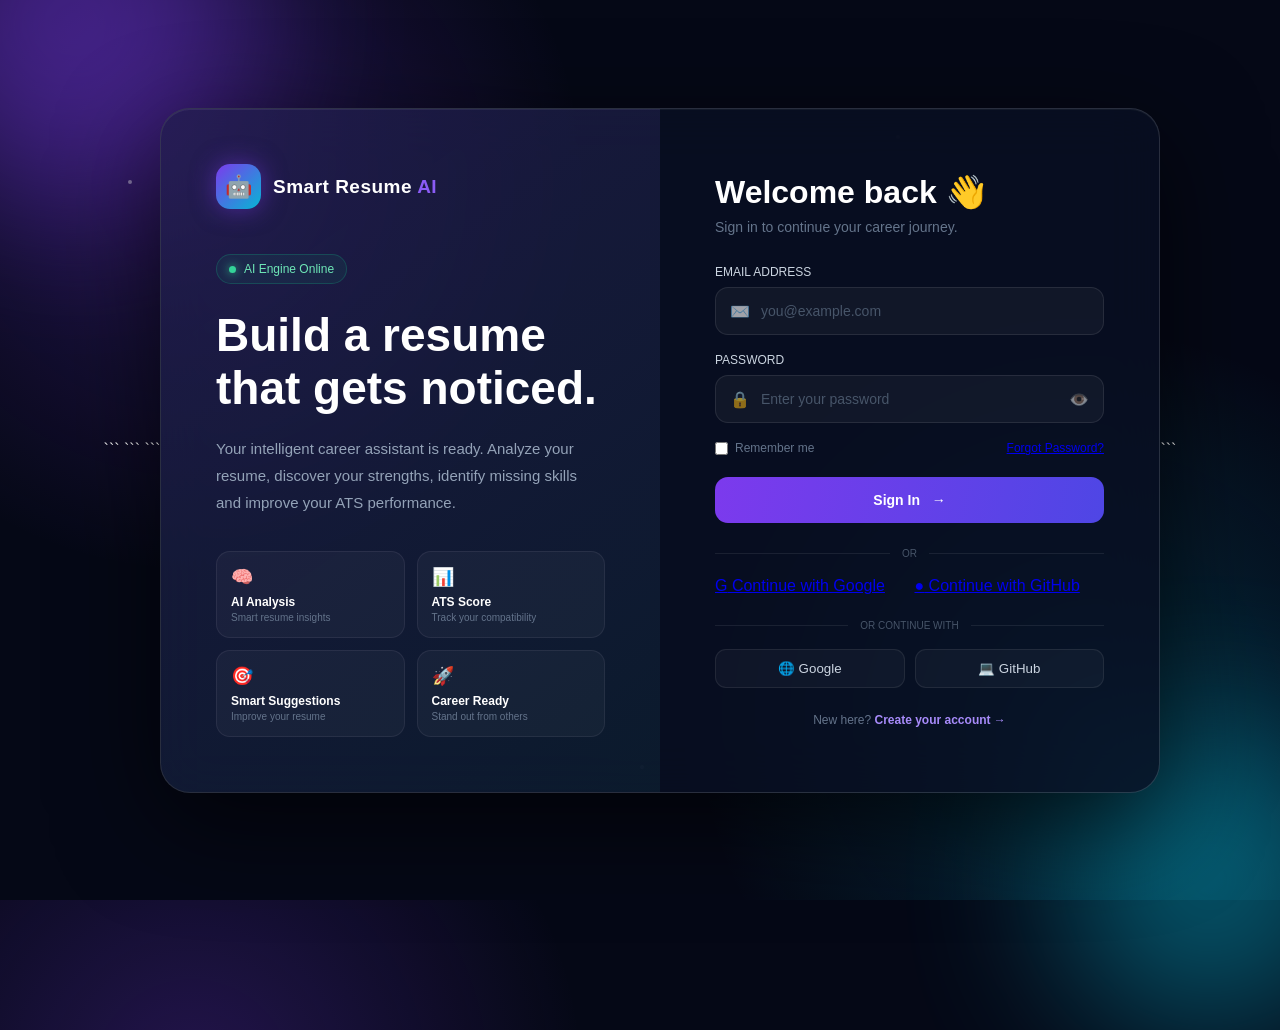
<file: templates/login.html>
<!DOCTYPE html>

<html lang="en">

<head>

```
<meta charset="UTF-8">

<meta name="viewport"
      content="width=device-width, initial-scale=1.0">

<title>Smart Resume AI | Sign In</title>


<style>

    * {
        margin: 0;
        padding: 0;
        box-sizing: border-box;
        font-family: "Segoe UI", Arial, sans-serif;
    }


    body {

        min-height: 100vh;

        display: flex;
        justify-content: center;
        align-items: center;

        background:
            radial-gradient(circle at 15% 20%,
            rgba(124, 58, 237, 0.25),
            transparent 30%),

            radial-gradient(circle at 85% 80%,
            rgba(6, 182, 212, 0.20),
            transparent 30%),

            #050816;

        overflow: hidden;

        color: white;

        position: relative;
    }


    /* =========================
       ANIMATED BACKGROUND
    ========================= */


    .glow {

        position: absolute;

        border-radius: 50%;

        filter: blur(80px);

        opacity: 0.45;

        pointer-events: none;

    }


    .glow-one {

        width: 350px;
        height: 350px;

        background: #7c3aed;

        top: -150px;
        left: -100px;

        animation: moveGlow 8s infinite alternate ease-in-out;

    }


    .glow-two {

        width: 300px;
        height: 300px;

        background: #06b6d4;

        bottom: -130px;
        right: -80px;

        animation: moveGlow 10s infinite alternate-reverse ease-in-out;

    }


    @keyframes moveGlow {

        from {
            transform: translate(0, 0) scale(1);
        }

        to {
            transform: translate(80px, 50px) scale(1.2);
        }

    }


    /* =========================
       PARTICLES
    ========================= */


    .particle {

        position: absolute;

        width: 4px;
        height: 4px;

        background: white;

        border-radius: 50%;

        opacity: 0.4;

        animation: particleMove linear infinite;

    }


    .p1 {
        left: 10%;
        top: 20%;
        animation-duration: 7s;
    }

    .p2 {
        left: 25%;
        top: 70%;
        animation-duration: 9s;
    }

    .p3 {
        left: 70%;
        top: 15%;
        animation-duration: 8s;
    }

    .p4 {
        left: 85%;
        top: 55%;
        animation-duration: 6s;
    }

    .p5 {
        left: 50%;
        top: 85%;
        animation-duration: 10s;
    }


    @keyframes particleMove {

        0% {
            transform: translateY(0);
            opacity: 0.2;
        }

        50% {
            opacity: 0.8;
        }

        100% {
            transform: translateY(-80px);
            opacity: 0;
        }

    }


    /* =========================
       MAIN CARD
    ========================= */


    .main-card {

        width: 1000px;

        max-width: 94%;

        min-height: 600px;

        display: flex;

        position: relative;

        z-index: 5;

        border-radius: 30px;

        overflow: hidden;

        background: rgba(15, 23, 42, 0.72);

        border: 1px solid rgba(255,255,255,0.12);

        backdrop-filter: blur(25px);

        box-shadow:

            0 30px 100px rgba(0,0,0,0.65),

            inset 0 1px 0 rgba(255,255,255,0.08);

        animation: cardAppear 1s ease forwards;

    }


    @keyframes cardAppear {

        from {

            opacity: 0;

            transform:
                translateY(30px)
                scale(0.97);

        }

        to {

            opacity: 1;

            transform:
                translateY(0)
                scale(1);

        }

    }


    /* =========================
       LEFT SIDE
    ========================= */


    .left {

        width: 50%;

        padding: 55px;

        display: flex;

        flex-direction: column;

        justify-content: center;

        background:

            linear-gradient(
                145deg,
                rgba(124,58,237,0.14),
                rgba(6,182,212,0.05)
            );

        position: relative;

    }


    .brand {

        display: flex;

        align-items: center;

        gap: 12px;

        margin-bottom: 45px;

    }


    .brand-icon {

        width: 45px;
        height: 45px;

        display: flex;

        align-items: center;
        justify-content: center;

        border-radius: 14px;

        background:
            linear-gradient(
                135deg,
                #7c3aed,
                #06b6d4
            );

        font-size: 22px;

        box-shadow:
            0 0 25px rgba(124,58,237,0.5);

        animation: iconPulse 3s infinite;

    }


    @keyframes iconPulse {

        0%,100% {
            box-shadow:
                0 0 20px rgba(124,58,237,0.4);
        }

        50% {
            box-shadow:
                0 0 35px rgba(6,182,212,0.7);
        }

    }


    .brand-name {

        font-size: 19px;

        font-weight: 700;

        letter-spacing: 0.5px;

    }


    .brand-name span {

        color: #8b5cf6;

    }


    .ai-status {

        display: inline-flex;

        align-items: center;

        gap: 8px;

        width: fit-content;

        padding: 7px 12px;

        border-radius: 30px;

        background: rgba(16,185,129,0.08);

        border: 1px solid rgba(16,185,129,0.25);

        color: #6ee7b7;

        font-size: 12px;

        margin-bottom: 25px;

    }


    .status-dot {

        width: 7px;
        height: 7px;

        background: #34d399;

        border-radius: 50%;

        box-shadow:
            0 0 10px #34d399;

        animation: blink 1.5s infinite;

    }


    @keyframes blink {

        0%,100% {
            opacity: 1;
        }

        50% {
            opacity: 0.3;
        }

    }


    .left h1 {

        font-size: 46px;

        line-height: 1.15;

        margin-bottom: 20px;

    }


    .logo {
    font-size: 27px;
    font-weight: 700;
    color: #8160fa;
}


    .left-description {

        color: #94a3b8;

        font-size: 15px;

        line-height: 1.8;

        max-width: 420px;

    }


    /* =========================
       FEATURE CARDS
    ========================= */


    .features {

        display: grid;

        grid-template-columns: 1fr 1fr;

        gap: 12px;

        margin-top: 35px;

    }


    .feature {

        padding: 14px;

        border-radius: 14px;

        background:
            rgba(255,255,255,0.035);

        border:
            1px solid rgba(255,255,255,0.07);

        transition: 0.3s;

    }


    .feature:hover {

        transform: translateY(-4px);

        background:
            rgba(255,255,255,0.07);

        border-color:
            rgba(139,92,246,0.4);

    }


    .feature-icon {

        font-size: 18px;

        margin-bottom: 7px;

    }


    .feature-title {

        font-size: 12px;

        font-weight: 600;

    }


    .feature-text {

        color: #64748b;

        font-size: 10px;

        margin-top: 3px;

    }


    /* =========================
       RIGHT LOGIN
    ========================= */


    .right {

        width: 50%;

        padding: 60px 55px;

        display: flex;

        flex-direction: column;

        justify-content: center;

        background:
            rgba(2,6,23,0.35);

    }


    .login-title {

        font-size: 32px;

        margin-bottom: 8px;

    }


    .login-subtitle {

        color: #64748b;

        font-size: 14px;

        margin-bottom: 30px;

    }


    /* =========================
       INPUTS
    ========================= */


    .input-group {

        margin-bottom: 18px;

    }


    .input-group label {

        display: block;

        color: #cbd5e1;

        font-size: 12px;

        margin-bottom: 8px;

    }


    .input-wrapper {

        position: relative;

    }


    .input-icon {

        position: absolute;

        left: 15px;

        top: 50%;

        transform: translateY(-50%);

        opacity: 0.6;

    }


    input {

        width: 100%;

        padding: 15px 45px;

        border-radius: 13px;

        border:
            1px solid rgba(255,255,255,0.09);

        background:
            rgba(255,255,255,0.045);

        color: white;

        outline: none;

        font-size: 14px;

        transition: 0.3s;

    }


    input::placeholder {

        color: #475569;

    }


    input:focus {

        border-color: #8b5cf6;

        background:
            rgba(139,92,246,0.06);

        box-shadow:
            0 0 0 3px rgba(139,92,246,0.08);

    }


    .eye {

        position: absolute;

        right: 15px;

        top: 50%;

        transform: translateY(-50%);

        cursor: pointer;

        opacity: 0.5;

        transition: 0.2s;

    }


    .eye:hover {

        opacity: 1;

    }


    /* =========================
       OPTIONS
    ========================= */


    .options {

        display: flex;

        justify-content: space-between;

        align-items: center;

        margin: 8px 0 22px;

        font-size: 12px;

    }


    .remember {

        display: flex;

        align-items: center;

        gap: 7px;

        color: #64748b;

    }


    .remember input {

        width: auto;

        accent-color: #8b5cf6;

    }


    .forgot {

        color: #a78bfa;

        text-decoration: none;

    }


    .forgot:hover {

        color: #c4b5fd;

    }


    /* =========================
       LOGIN BUTTON
    ========================= */


    .login-btn {

        width: 100%;

        padding: 15px;

        border: none;

        border-radius: 13px;

        color: white;

        font-size: 14px;

        font-weight: 700;

        cursor: pointer;

        position: relative;

        overflow: hidden;

        background:
            linear-gradient(
                100deg,
                #7c3aed,
                #4f46e5,
                #06b6d4
            );

        background-size: 200%;

        transition: 0.4s;

        animation: gradientMove 4s infinite alternate;

    }


    @keyframes gradientMove {

        from {
            background-position: 0%;
        }

        to {
            background-position: 100%;
        }

    }


    .login-btn:hover {

        transform: translateY(-2px);

        box-shadow:
            0 12px 35px
            rgba(124,58,237,0.35);

    }


    /* Shine effect */


    .login-btn::after {

        content: "";

        position: absolute;

        top: 0;

        left: -100%;

        width: 50%;

        height: 100%;

        background:
            linear-gradient(
                90deg,
                transparent,
                rgba(255,255,255,0.3),
                transparent
            );

        transform: skewX(-20deg);

        animation: shine 3s infinite;

    }


    @keyframes shine {

        0% {
            left: -100%;
        }

        40%,100% {
            left: 150%;
        }

    }


    /* =========================
       DIVIDER
    ========================= */


    .divider {

        display: flex;

        align-items: center;

        gap: 12px;

        margin: 25px 0 18px;

        color: #475569;

        font-size: 10px;

    }


    .divider::before,
    .divider::after {

        content: "";

        flex: 1;

        height: 1px;

        background:
            rgba(255,255,255,0.08);

    }


    /* =========================
       SOCIAL BUTTONS
    ========================= */


    .social-buttons {

        display: grid;

        grid-template-columns: 1fr 1fr;

        gap: 10px;

    }


    .social {

        padding: 11px;

        border-radius: 11px;

        border:
            1px solid rgba(255,255,255,0.08);

        background:
            rgba(255,255,255,0.035);

        color: #cbd5e1;

        cursor: pointer;

        transition: 0.3s;

    }


    .social:hover {

        background:
            rgba(255,255,255,0.08);

        transform: translateY(-2px);

    }


    /* =========================
       REGISTER
    ========================= */


    .register {

        text-align: center;

        color: #64748b;

        font-size: 12px;

        margin-top: 25px;

    }


    .register a {

        color: #a78bfa;

        text-decoration: none;

        font-weight: 700;

    }


    /* =========================
       MOBILE
    ========================= */


    @media(max-width: 800px) {

        body {

            overflow: auto;

            padding: 20px 0;

        }


        .main-card {

            flex-direction: column;

            max-width: 94%;

        }


        .left,
        .right {

            width: 100%;

        }


        .left {

            padding: 40px 30px;

        }


        .right {

            padding: 40px 30px;

        }


        .left h1 {

            font-size: 35px;

        }


        .features {

            display: none;

        }

    }



</style>
```

</head>

<body>

```
<!-- Background -->

<div class="glow glow-one"></div>

<div class="glow glow-two"></div>


<!-- Particles -->

<div class="particle p1"></div>

<div class="particle p2"></div>

<div class="particle p3"></div>

<div class="particle p4"></div>

<div class="particle p5"></div>


<!-- MAIN CARD -->

<div class="main-card">


    <!-- LEFT -->

    <div class="left">


        <div class="brand">

            <div class="brand-icon">
                🤖
            </div>

            <div class="brand-name">
                Smart Resume <span>AI</span>
            </div>

        </div>


        <div class="ai-status">

            <div class="status-dot"></div>

            AI Engine Online

        </div>


        <h1>

            Build a resume

            <br>

            <span class="gradient-text">
                that gets noticed.
            </span>

        </h1>


        <p class="left-description">

            Your intelligent career assistant is ready.
            Analyze your resume, discover your strengths,
            identify missing skills and improve your ATS
            performance.

        </p>


        <div class="features">


            <div class="feature">

                <div class="feature-icon">
                    🧠
                </div>

                <div class="feature-title">
                    AI Analysis
                </div>

                <div class="feature-text">
                    Smart resume insights
                </div>

            </div>


            <div class="feature">

                <div class="feature-icon">
                    📊
                </div>

                <div class="feature-title">
                    ATS Score
                </div>

                <div class="feature-text">
                    Track your compatibility
                </div>

            </div>


            <div class="feature">

                <div class="feature-icon">
                    🎯
                </div>

                <div class="feature-title">
                    Smart Suggestions
                </div>

                <div class="feature-text">
                    Improve your resume
                </div>

            </div>


            <div class="feature">

                <div class="feature-icon">
                    🚀
                </div>

                <div class="feature-title">
                    Career Ready
                </div>

                <div class="feature-text">
                    Stand out from others
                </div>

            </div>


        </div>


    </div>


    <!-- RIGHT -->

    <div class="right">


        <h2 class="login-title">
            Welcome back 👋
        </h2>


        <p class="login-subtitle">
            Sign in to continue your career journey.
        </p>


        <form method="POST">


            <!-- EMAIL -->

            <div class="input-group">

                <label>
                    EMAIL ADDRESS
                </label>

                <div class="input-wrapper">

                    <span class="input-icon">
                        ✉️
                    </span>

                    <input
                        type="email"
                        name="email"
                        placeholder="you@example.com"
                        required>

                </div>

            </div>


            <!-- PASSWORD -->

            <div class="input-group">

                <label>
                    PASSWORD
                </label>

                <div class="input-wrapper">

                    <span class="input-icon">
                        🔒
                    </span>

                    <input
                        type="password"
                        id="password"
                        name="password"
                        placeholder="Enter your password"
                        required>

                    <span
                        class="eye"
                        onclick="togglePassword()">
                        👁️
                    </span>

                </div>

            </div>


            <!-- OPTIONS -->

            <div class="options">


                <label class="remember">

                    <input type="checkbox">

                    Remember me

                </label>


                <a href="/forgot_password">
                    Forgot Password?
                </a>


            </div>


            <!-- LOGIN -->

            <button type="submit" class="login-btn">
                Sign In&nbsp;&nbsp; →
            </button>

        <div class="divider">
            <span>OR</span>
        </div>

        <div class="social-buttons">

            <a href="/login/google" class="social-btn google-btn">
                <span class="social-icon">G</span>
                Continue with Google
            </a>

            <a href="/login/github" class="social-btn github-btn">
                <span class="social-icon">●</span>
                Continue with GitHub
            </a>

        </div>
        </form>


        <!-- DIVIDER -->

        <div class="divider">

            OR CONTINUE WITH

        </div>


        <!-- SOCIAL -->

        <div class="social-buttons">

            <button class="social"
                    type="button">

                🌐 Google

            </button>


            <button class="social"
                    type="button">

                💻 GitHub

            </button>

        </div>


        <!-- REGISTER -->

        <div class="register">

            New here?

            <a href="/register">
                Create your account →
            </a>

        </div>


    </div>


</div>


<script>


    function togglePassword() {

        const password =
            document.getElementById("password");

        const eye =
            document.querySelector(".eye");


        if (password.type === "password") {

            password.type = "text";

            eye.textContent = "🙈";

        }

        else {

            password.type = "password";

            eye.textContent = "👁️";

        }

    }


</script>

```


</body>

</html>
</file>
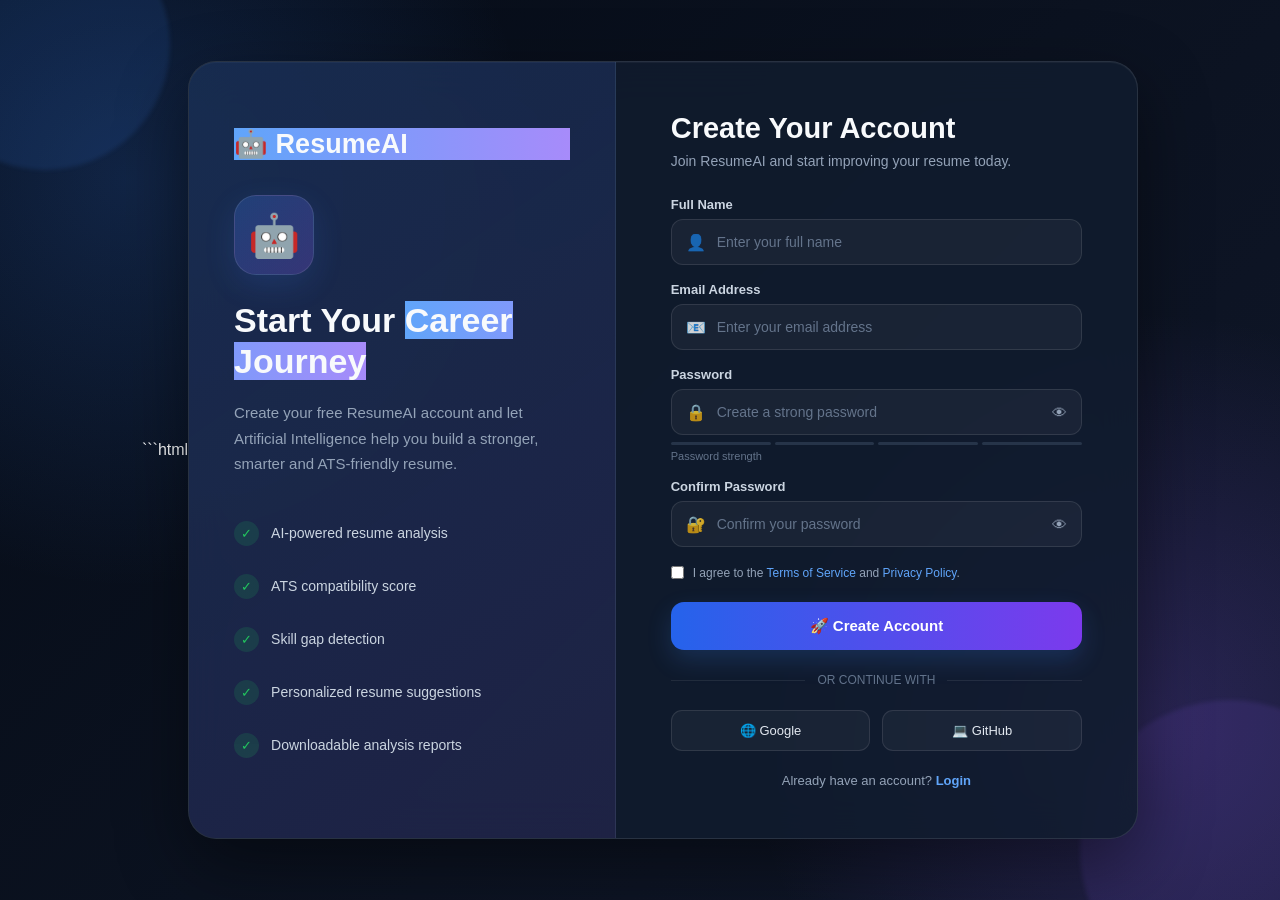
<file: templates/register.html>
```html
<!DOCTYPE html>
<html lang="en">
<head>
    <meta charset="UTF-8">
    <meta name="viewport" content="width=device-width, initial-scale=1.0">

    <title>Create Account | ResumeAI</title>

    <style>

        * {
            margin: 0;
            padding: 0;
            box-sizing: border-box;
            font-family: "Segoe UI", Arial, sans-serif;
        }

        body {
            min-height: 100vh;
            display: flex;
            justify-content: center;
            align-items: center;

            background:
                radial-gradient(circle at 10% 20%, rgba(59,130,246,0.20), transparent 30%),
                radial-gradient(circle at 90% 80%, rgba(139,92,246,0.22), transparent 30%),
                linear-gradient(135deg, #050b16, #0b1220, #10172a);

            color: #f8fafc;
            overflow-x: hidden;
        }

        /* Background circles */

        body::before,
        body::after {
            content: "";
            position: fixed;
            border-radius: 50%;
            filter: blur(2px);
            z-index: -1;
        }

        body::before {
            width: 250px;
            height: 250px;
            background: rgba(59,130,246,0.12);
            top: -80px;
            left: -80px;
            animation: float 6s ease-in-out infinite;
        }

        body::after {
            width: 300px;
            height: 300px;
            background: rgba(139,92,246,0.12);
            bottom: -100px;
            right: -100px;
            animation: float 7s ease-in-out infinite reverse;
        }

        @keyframes float {
            0%, 100% {
                transform: translateY(0);
            }

            50% {
                transform: translateY(-25px);
            }
        }

        /* Main container */

        .container {
            width: 950px;
            max-width: 95%;
            min-height: 620px;

            display: flex;

            background: rgba(17, 28, 46, 0.88);

            border: 1px solid rgba(255,255,255,0.10);

            border-radius: 28px;

            box-shadow:
                0 25px 70px rgba(0,0,0,0.45),
                inset 0 1px 1px rgba(255,255,255,0.05);

            backdrop-filter: blur(20px);

            overflow: hidden;

            animation: appear 0.8s ease;
        }

        @keyframes appear {
            from {
                opacity: 0;
                transform: translateY(30px) scale(0.98);
            }

            to {
                opacity: 1;
                transform: translateY(0) scale(1);
            }
        }

        /* Left section */

        .left {
            width: 45%;
            padding: 55px 45px;

            display: flex;
            flex-direction: column;
            justify-content: center;

            background:
                linear-gradient(
                    145deg,
                    rgba(59,130,246,0.16),
                    rgba(139,92,246,0.12)
                );

            border-right: 1px solid rgba(255,255,255,0.08);
        }

        .logo {
            font-size: 27px;
            font-weight: 700;

            margin-bottom: 35px;

            background: linear-gradient(
                90deg,
                #60a5fa,
                #a78bfa
            );

            
        }

        .ai-icon {
            width: 80px;
            height: 80px;

            display: flex;
            justify-content: center;
            align-items: center;

            font-size: 42px;

            border-radius: 22px;

            background:
                linear-gradient(
                    135deg,
                    rgba(59,130,246,0.25),
                    rgba(139,92,246,0.25)
                );

            border: 1px solid rgba(255,255,255,0.10);

            margin-bottom: 25px;

            box-shadow: 0 10px 30px rgba(59,130,246,0.15);

            animation: iconFloat 3s ease-in-out infinite;
        }

        @keyframes iconFloat {
            0%, 100% {
                transform: translateY(0);
            }

            50% {
                transform: translateY(-8px);
            }
        }

        .left h1 {
            font-size: 34px;
            line-height: 1.2;
            margin-bottom: 18px;
        }

        .left h1 span {
            background: linear-gradient(
                90deg,
                #60a5fa,
                #a78bfa
            );

            
        }

        .description {
            color: #94a3b8;
            line-height: 1.7;
            font-size: 15px;
            margin-bottom: 30px;
        }

        /* Benefits */

        .benefit {
            display: flex;
            align-items: center;
            gap: 12px;

            margin: 14px 0;

            color: #cbd5e1;
            font-size: 14px;
        }

        .check {
            width: 25px;
            height: 25px;

            display: flex;
            justify-content: center;
            align-items: center;

            border-radius: 50%;

            background: rgba(34,197,94,0.15);

            color: #22c55e;

            font-size: 13px;
        }

        /* Right section */

        .right {
            width: 55%;
            padding: 50px 55px;

            display: flex;
            flex-direction: column;
            justify-content: center;
        }

        .right h2 {
            font-size: 29px;
            margin-bottom: 8px;
        }

        .subtitle {
            color: #94a3b8;
            font-size: 14px;
            margin-bottom: 28px;
        }

        /* Form */

        .form-group {
            margin-bottom: 17px;
        }

        .form-group label {
            display: block;

            font-size: 13px;
            font-weight: 600;

            color: #cbd5e1;

            margin-bottom: 7px;
        }

        .input-box {
            position: relative;
        }

        .input-icon {
            position: absolute;

            left: 15px;
            top: 50%;

            transform: translateY(-50%);

            font-size: 16px;

            opacity: 0.8;
        }

        input {
            width: 100%;

            padding: 14px 15px 14px 45px;

            border-radius: 12px;

            border: 1px solid rgba(255,255,255,0.10);

            outline: none;

            background: rgba(255,255,255,0.045);

            color: #ffffff;

            font-size: 14px;

            transition: 0.3s;
        }

        input::placeholder {
            color: #64748b;
        }

        input:focus {
            border-color: #3b82f6;

            background: rgba(59,130,246,0.06);

            box-shadow:
                0 0 0 3px rgba(59,130,246,0.10);
        }

        /* Password */

        .password-toggle {
            position: absolute;

            right: 15px;
            top: 50%;

            transform: translateY(-50%);

            cursor: pointer;

            color: #94a3b8;

            font-size: 15px;
        }

        /* Password strength */

        .strength {
            margin-top: 7px;

            display: flex;
            gap: 4px;
        }

        .strength span {
            height: 3px;
            flex: 1;

            background: #263449;

            border-radius: 5px;

            transition: 0.3s;
        }

        .strength-text {
            font-size: 11px;
            color: #64748b;
            margin-top: 5px;
        }

        /* Terms */

        .terms {
            display: flex;
            align-items: flex-start;

            gap: 9px;

            margin: 15px 0 20px;

            color: #94a3b8;

            font-size: 12px;

            line-height: 1.5;
        }

        .terms input {
            width: auto;
            margin-top: 2px;
            accent-color: #3b82f6;
        }

        .terms a {
            color: #60a5fa;
            text-decoration: none;
        }

        .terms a:hover {
            text-decoration: underline;
        }

        /* Create button */

        .create-btn {
            width: 100%;

            padding: 15px;

            border: none;

            border-radius: 13px;

            cursor: pointer;

            color: white;

            font-size: 15px;

            font-weight: 700;

            background:
                linear-gradient(
                    90deg,
                    #2563eb,
                    #7c3aed
                );

            box-shadow:
                0 10px 25px rgba(59,130,246,0.20);

            transition: 0.3s;

            position: relative;

            overflow: hidden;
        }

        .create-btn:hover {
            transform: translateY(-2px);

            box-shadow:
                0 15px 35px rgba(59,130,246,0.30);
        }

        .create-btn:active {
            transform: scale(0.98);
        }

        /* Divider */

        .divider {
            display: flex;

            align-items: center;

            gap: 12px;

            margin: 23px 0;

            color: #64748b;

            font-size: 12px;
        }

        .divider::before,
        .divider::after {
            content: "";

            flex: 1;

            height: 1px;

            background: rgba(255,255,255,0.08);
        }

        /* Social buttons */

        .social-buttons {
            display: flex;
            gap: 12px;
        }

        .social {
            flex: 1;

            padding: 12px;

            border-radius: 11px;

            border: 1px solid rgba(255,255,255,0.10);

            background: rgba(255,255,255,0.04);

            color: #e2e8f0;

            cursor: pointer;

            font-size: 13px;

            transition: 0.3s;
        }

        .social:hover {
            background: rgba(255,255,255,0.08);

            transform: translateY(-2px);
        }

        /* Login */

        .login-text {
            text-align: center;

            margin-top: 22px;

            color: #94a3b8;

            font-size: 13px;
        }

        .login-text a {
            color: #60a5fa;

            font-weight: 600;

            text-decoration: none;
        }

        .login-text a:hover {
            text-decoration: underline;
        }

        /* Responsive */

        @media (max-width: 800px) {

            body {
                padding: 20px 0;
            }

            .container {
                flex-direction: column;

                width: 92%;

                min-height: auto;
            }

            .left,
            .right {
                width: 100%;
            }

            .left {
                padding: 35px 30px;

                border-right: none;

                border-bottom: 1px solid rgba(255,255,255,0.08);
            }

            .right {
                padding: 35px 30px;
            }

            .left h1 {
                font-size: 28px;
            }
        }

    </style>
</head>

<body>

<div class="container">

    <!-- LEFT SIDE -->

    <div class="left">

        <div class="logo">
            🤖 ResumeAI
        </div>

        <div class="ai-icon">
            🤖
        </div>

        <h1>
            Start Your
            <span>Career Journey</span>
        </h1>

        <p class="description">
            Create your free ResumeAI account and let
            Artificial Intelligence help you build a stronger,
            smarter and ATS-friendly resume.
        </p>

        <div class="benefit">
            <div class="check">✓</div>
            AI-powered resume analysis
        </div>

        <div class="benefit">
            <div class="check">✓</div>
            ATS compatibility score
        </div>

        <div class="benefit">
            <div class="check">✓</div>
            Skill gap detection
        </div>

        <div class="benefit">
            <div class="check">✓</div>
            Personalized resume suggestions
        </div>

        <div class="benefit">
            <div class="check">✓</div>
            Downloadable analysis reports
        </div>

    </div>


    <!-- RIGHT SIDE -->

    <div class="right">

        <h2>Create Your Account</h2>

        <p class="subtitle">
            Join ResumeAI and start improving your resume today.
        </p>


        <!-- Flask Registration Form -->

        <form action="/register" method="POST" onsubmit="return validateForm()">

            <!-- Username -->

            <div class="form-group">

                <label>Full Name</label>

                <div class="input-box">

                    <span class="input-icon">👤</span>

                    <input
                        type="text"
                        name="username"
                        id="username"
                        placeholder="Enter your full name"
                        required
                    >

                </div>

            </div>


            <!-- Email -->

            <div class="form-group">

                <label>Email Address</label>

                <div class="input-box">

                    <span class="input-icon">📧</span>

                    <input
                        type="email"
                        name="email"
                        id="email"
                        placeholder="Enter your email address"
                        required
                    >

                </div>

            </div>


            <!-- Password -->

            <div class="form-group">

                <label>Password</label>

                <div class="input-box">

                    <span class="input-icon">🔒</span>

                    <input
                        type="password"
                        name="password"
                        id="password"
                        placeholder="Create a strong password"
                        required
                        oninput="checkPassword()"
                    >

                    <span
                        class="password-toggle"
                        onclick="togglePassword('password', this)"
                    >
                        👁
                    </span>

                </div>

                <div class="strength">

                    <span id="bar1"></span>
                    <span id="bar2"></span>
                    <span id="bar3"></span>
                    <span id="bar4"></span>

                </div>

                <div class="strength-text" id="strengthText">
                    Password strength
                </div>

            </div>


            <!-- Confirm Password -->

            <div class="form-group">

                <label>Confirm Password</label>

                <div class="input-box">

                    <span class="input-icon">🔐</span>

                    <input
                        type="password"
                        name="confirm_password"
                        id="confirm_password"
                        placeholder="Confirm your password"
                        required
                    >

                    <span
                        class="password-toggle"
                        onclick="togglePassword('confirm_password', this)"
                    >
                        👁
                    </span>

                </div>

            </div>


            <!-- Terms -->

            <div class="terms">

                <input
                    type="checkbox"
                    id="terms"
                    required
                >

                <label for="terms">
                    I agree to the
                    <a href="#">Terms of Service</a>
                    and
                    <a href="#">Privacy Policy</a>.
                </label>

            </div>


            <!-- Create Account -->

            <button
                type="submit"
                class="create-btn"
            >
                🚀 Create Account
            </button>

        </form>


        <!-- Divider -->

        <div class="divider">
            OR CONTINUE WITH
        </div>


        <!-- Social Login -->

        <div class="social-buttons">

            <button
                type="button"
                class="social"
                onclick="googleLogin()"
            >
                🌐 Google
            </button>

            <button
                type="button"
                class="social"
                onclick="githubLogin()"
            >
                💻 GitHub
            </button>

        </div>


        <!-- Login -->

        <div class="login-text">

            Already have an account?

            <a href="/login">
                Login
            </a>

        </div>

    </div>

</div>


<script>

    /* Show / Hide Password */

    function togglePassword(id, element) {

        const input = document.getElementById(id);

        if (input.type === "password") {

            input.type = "text";

            element.textContent = "🙈";

        } else {

            input.type = "password";

            element.textContent = "👁";

        }

    }


    /* Password Strength */

    function checkPassword() {

        const password =
            document.getElementById("password").value;

        const bars = [
            document.getElementById("bar1"),
            document.getElementById("bar2"),
            document.getElementById("bar3"),
            document.getElementById("bar4")
        ];

        const text =
            document.getElementById("strengthText");

        bars.forEach(bar => {
            bar.style.background = "#263449";
        });


        if (password.length === 0) {

            text.textContent = "Password strength";

        }

        else if (password.length < 6) {

            bars[0].style.background = "#ef4444";

            text.textContent = "Weak password";

        }

        else if (
            password.length >= 6 &&
            password.length < 10
        ) {

            bars[0].style.background = "#f59e0b";
            bars[1].style.background = "#f59e0b";

            text.textContent = "Medium password";

        }

        else if (
            password.match(/[A-Z]/) &&
            password.match(/[0-9]/) &&
            password.match(/[^A-Za-z0-9]/)
        ) {

            bars.forEach(bar => {
                bar.style.background = "#22c55e";
            });

            text.textContent = "Strong password";

        }

        else {

            bars[0].style.background = "#f59e0b";
            bars[1].style.background = "#f59e0b";
            bars[2].style.background = "#f59e0b";

            text.textContent = "Good password";

        }

    }


    /* Form Validation */

    function validateForm() {

        const password =
            document.getElementById("password").value;

        const confirmPassword =
            document.getElementById("confirm_password").value;


        if (password !== confirmPassword) {

            alert("⚠️ Passwords do not match!");

            return false;

        }


        if (password.length < 6) {

            alert(
                "⚠️ Password must contain at least 6 characters."
            );

            return false;

        }


        return true;

    }


    /* Google */

    function googleLogin() {

        alert(
            "Google authentication will be connected soon."
        );

    }


    /* GitHub */

    function githubLogin() {

        alert(
            "GitHub authentication will be connected soon."
        );

    }

</script>

</body>
</html>
</file>
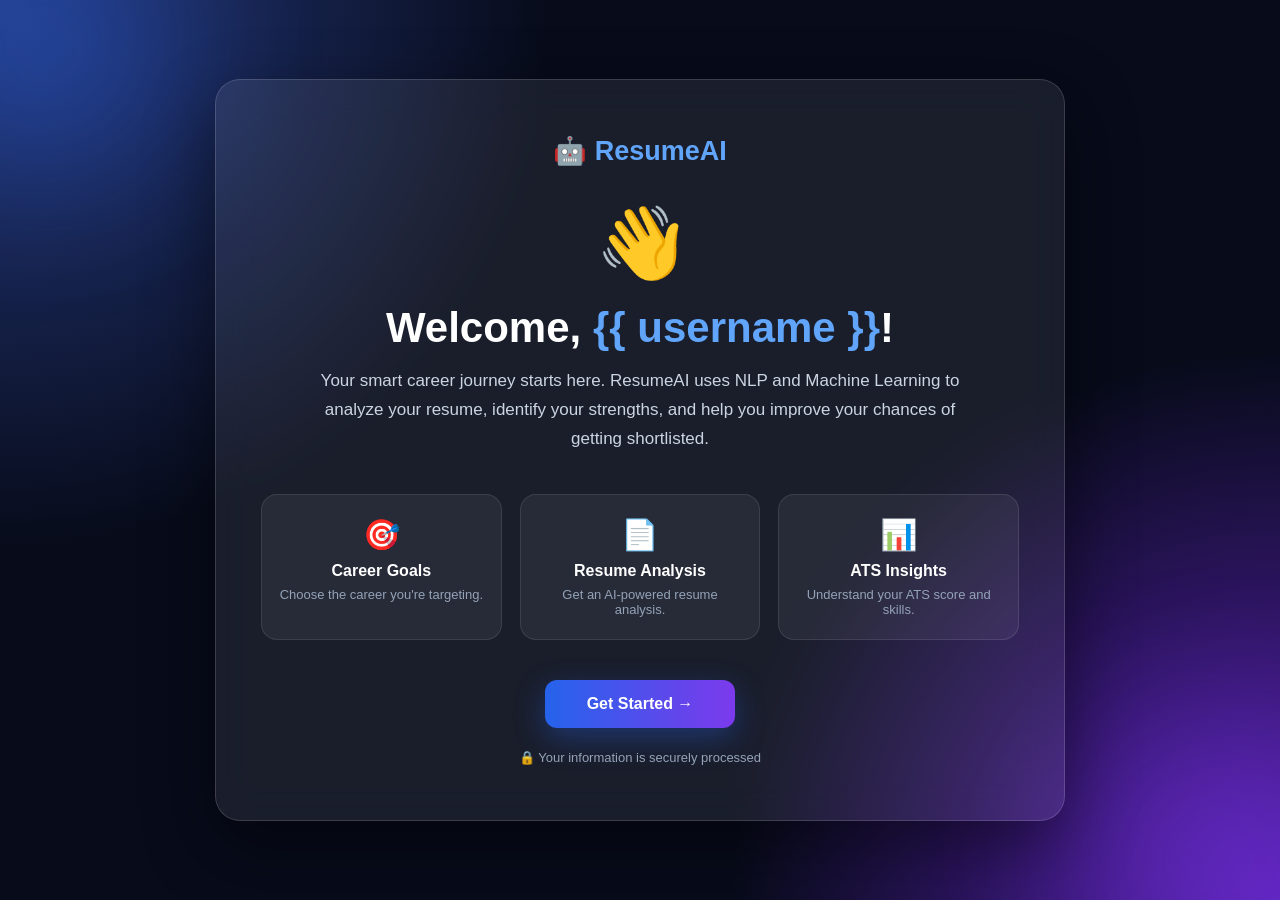
<file: templates/welcome.html>
<!DOCTYPE html>
<html lang="en">

<head>
    <meta charset="UTF-8">
    <meta name="viewport" content="width=device-width, initial-scale=1.0">

    <title>Welcome | ResumeAI</title>

    <style>
        * {
            margin: 0;
            padding: 0;
            box-sizing: border-box;
            font-family: Arial, sans-serif;
        }

        body {
            min-height: 100vh;
            background:
                radial-gradient(circle at top left, #263b80, transparent 35%),
                radial-gradient(circle at bottom right, #5b21b6, transparent 35%),
                #070b1a;

            color: white;
            display: flex;
            align-items: center;
            justify-content: center;
            overflow: hidden;
        }

        .orb {
            position: fixed;
            border-radius: 50%;
            filter: blur(80px);
            opacity: 0.35;
            animation: float 6s infinite alternate ease-in-out;
        }

        .orb1 {
            width: 250px;
            height: 250px;
            background: #2563eb;
            top: -80px;
            left: -80px;
        }

        .orb2 {
            width: 280px;
            height: 280px;
            background: #7c3aed;
            bottom: -100px;
            right: -80px;
            animation-delay: 2s;
        }

        @keyframes float {
            from {
                transform: translateY(0);
            }

            to {
                transform: translateY(35px);
            }
        }

        .container {
            width: 90%;
            max-width: 850px;
            padding: 55px 45px;
            text-align: center;

            background: rgba(255, 255, 255, 0.08);
            border: 1px solid rgba(255, 255, 255, 0.15);
            border-radius: 25px;

            backdrop-filter: blur(20px);

            box-shadow:
                0 25px 70px rgba(0, 0, 0, 0.45);

            animation: appear 0.8s ease;
        }

        @keyframes appear {
            from {
                opacity: 0;
                transform: translateY(30px);
            }

            to {
                opacity: 1;
                transform: translateY(0);
            }
        }

        .logo {
            font-size: 27px;
            font-weight: bold;
            color: #60a5fa;
            margin-bottom: 35px;
        }

        .icon {
            font-size: 70px;
            margin-bottom: 20px;
            animation: wave 2s infinite;
        }

        @keyframes wave {
            0%,
            100% {
                transform: rotate(0);
            }

            25% {
                transform: rotate(10deg);
            }

            75% {
                transform: rotate(-10deg);
            }
        }

        h1 {
            font-size: 42px;
            margin-bottom: 15px;
        }

        .name {
            color: #60a5fa;
        }

        .description {
            color: #cbd5e1;
            font-size: 17px;
            line-height: 1.7;
            max-width: 650px;
            margin: auto;
        }

        .features {
            display: grid;
            grid-template-columns: repeat(3, 1fr);
            gap: 18px;
            margin: 40px 0;
        }

        .feature {
            padding: 22px 15px;
            background: rgba(255, 255, 255, 0.06);
            border-radius: 16px;
            border: 1px solid rgba(255, 255, 255, 0.1);

            transition: 0.3s;
        }

        .feature:hover {
            transform: translateY(-7px);
            background: rgba(255, 255, 255, 0.11);
        }

        .feature-icon {
            font-size: 30px;
            margin-bottom: 10px;
        }

        .feature h3 {
            font-size: 16px;
            margin-bottom: 7px;
        }

        .feature p {
            color: #94a3b8;
            font-size: 13px;
        }

        .continue-btn {
            display: inline-block;
            text-decoration: none;

            padding: 15px 42px;

            border-radius: 12px;

            background: linear-gradient(
                90deg,
                #2563eb,
                #7c3aed
            );

            color: white;
            font-weight: bold;
            font-size: 16px;

            box-shadow: 0 10px 30px rgba(37, 99, 235, 0.35);

            transition: 0.3s;
        }

        .continue-btn:hover {
            transform: translateY(-3px);
            box-shadow: 0 15px 35px rgba(124, 58, 237, 0.45);
        }

        .secure {
            margin-top: 22px;
            color: #94a3b8;
            font-size: 13px;
        }

        @media(max-width: 700px) {

            .container {
                padding: 40px 20px;
            }

            h1 {
                font-size: 30px;
            }

            .features {
                grid-template-columns: 1fr;
            }
        }
    </style>
</head>

<body>

    <div class="orb orb1"></div>
    <div class="orb orb2"></div>

    <div class="container">

        <div class="logo">
            🤖 ResumeAI
        </div>

        <div class="icon">
            👋
        </div>

        <h1>
            Welcome,
            <span class="name">{{ username }}</span>!
        </h1>

        <p class="description">
            Your smart career journey starts here.
            ResumeAI uses NLP and Machine Learning to analyze
            your resume, identify your strengths, and help you
            improve your chances of getting shortlisted.
        </p>

        <div class="features">

            <div class="feature">

                <div class="feature-icon">
                    🎯
                </div>

                <h3>
                    Career Goals
                </h3>

                <p>
                    Choose the career you're targeting.
                </p>

            </div>


            <div class="feature">

                <div class="feature-icon">
                    📄
                </div>

                <h3>
                    Resume Analysis
                </h3>

                <p>
                    Get an AI-powered resume analysis.
                </p>

            </div>


            <div class="feature">

                <div class="feature-icon">
                    📊
                </div>

                <h3>
                    ATS Insights
                </h3>

                <p>
                    Understand your ATS score and skills.
                </p>

            </div>

        </div>

        <a href="/career_goal" class="continue-btn">
            Get Started →
        </a>

        <div class="secure">
            🔒 Your information is securely processed
        </div>

    </div>

</body>

</html>
</file>
